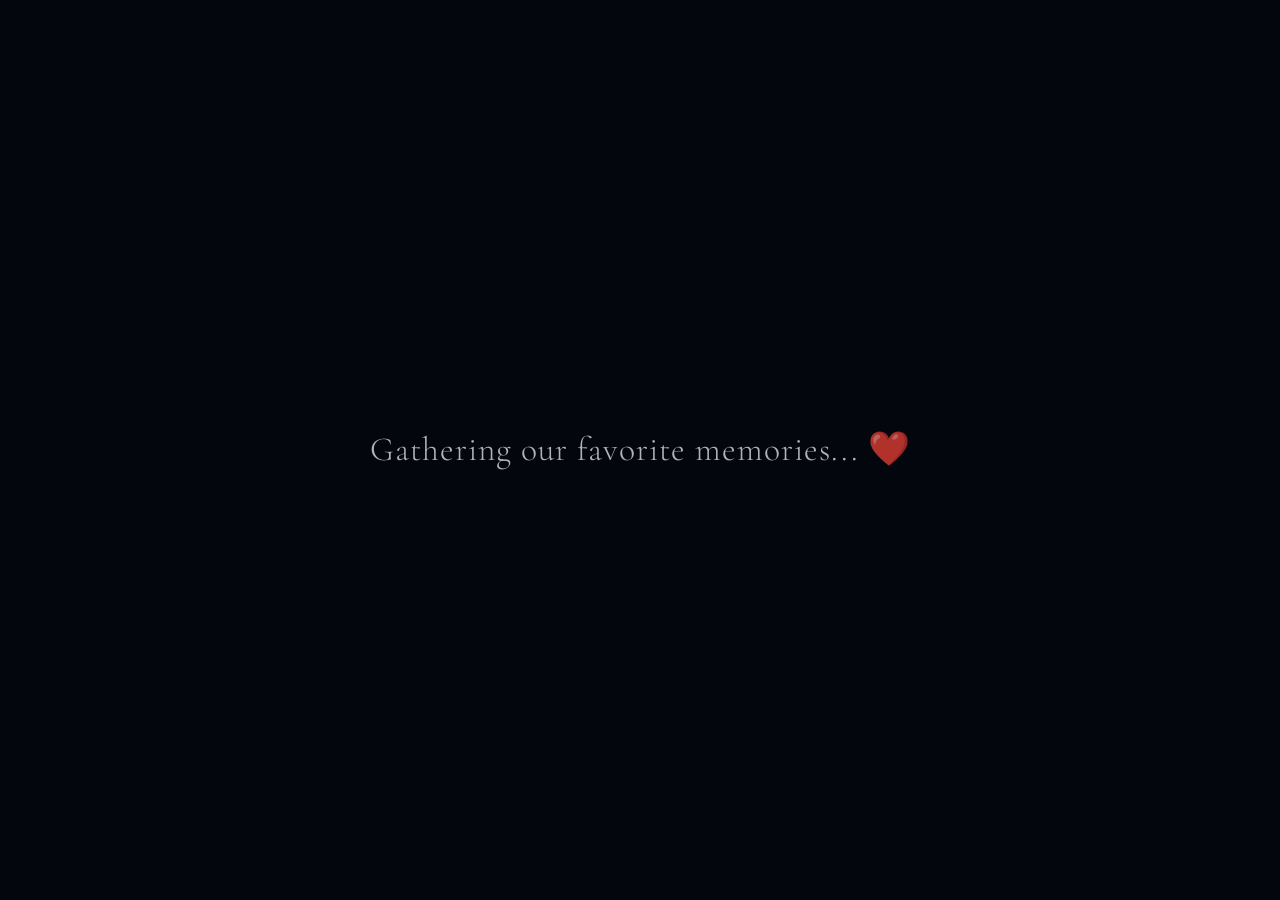
<file: index.html>
<!DOCTYPE html>
<html lang="en">

<head>

    <meta charset="UTF-8">

    <meta name="viewport" content="width=device-width, initial-scale=1.0">

    <title>Aurora For My Pori ❤️</title>

    <meta name="description" content="An interactive story for Umme Arefin Akhand Momo. In every universe, I'd still find you.">

    <!-- Keeps this private gift out of Google. Delete this one line if you
         ever want the page to be findable by search. -->
    <meta name="robots" content="noindex, nofollow">

    <meta name="theme-color" content="#020611">

    <!-- Link preview when you share the URL in a chat app.
         AFTER DEPLOYING: replace both YOUR-URL-HERE lines below with the real
         address, e.g. https://yourname.github.io/aurora-for-my-pori/
         Everything else works as-is. -->
    <meta property="og:type" content="website">
    <meta property="og:title" content="Aurora For My Pori ❤️">
    <meta property="og:description" content="An interactive story for Umme Arefin Akhand Momo. In every universe, I'd still find you.">
    <meta property="og:url" content="YOUR-URL-HERE">
    <meta property="og:image" content="YOUR-URL-HERE/assets/icons/favicon.png">
    <meta name="twitter:card" content="summary">
    <meta name="twitter:title" content="Aurora For My Pori ❤️">
    <meta name="twitter:description" content="An interactive story for Umme Arefin Akhand Momo. In every universe, I'd still find you.">
    <meta name="twitter:image" content="YOUR-URL-HERE/assets/icons/favicon.png">

    <link rel="preconnect" href="https://fonts.googleapis.com">

    <link rel="preconnect" href="https://fonts.gstatic.com" crossorigin>

    <!-- One stylesheet for every theme. A font file is only downloaded if the
         active theme actually uses it, so the unused ones cost nothing. -->
    <link href="https://fonts.googleapis.com/css2?family=Cormorant+Garamond:ital,wght@0,300;0,500;0,700;1,300;1,500&family=Inter:wght@300;400;600;700&family=Playfair+Display:ital,wght@0,400;0,700;1,400&family=Libre+Baskerville:ital,wght@0,400;0,700;1,400&family=Marcellus&display=swap" rel="stylesheet">

    

    <link rel="stylesheet" href="css/style.css?v=mtubtr9k">

    <!-- One theme file per occasion. All four load, but every rule inside is
         scoped to its own [data-occasion], so only the active one applies. -->
    <link rel="stylesheet" href="themes/girlfriend-day.css?v=mtubtr9k">
    <link rel="stylesheet" href="themes/anniversary.css?v=mtubtr9k">
    <link rel="stylesheet" href="themes/valentines.css?v=mtubtr9k">
    <link rel="stylesheet" href="themes/birthday.css?v=mtubtr9k">
    <link rel="icon" type="image/png" href="assets/icons/favicon.png">

</head>

<body>
    <div id="progressBar"></div>

    <!-- ================= LOADER ================= -->

    <div id="loader">

        <h1 id="loaderText">Gathering our favorite memories... ❤️</h1>

    </div>

<!-- GLOBAL SKY -->

<div id="globalSky">

    <div class="aurora-container">

        <div class="aurora ribbon1"></div>

        <div class="aurora ribbon2"></div>

        <div class="aurora ribbon3"></div>

    </div>

    <div id="globalStars"></div>

    <div id="globalParticles"></div>

</div>

    <!-- ================= MAIN WEBSITE ================= -->

    <main id="website">

        <!-- HERO -->

        <section id="hero">

<div id="lightOverlay"></div>

    <div class="hero-overlay"></div>

    <!-- All four lines below are filled in from the current edition file. -->
    <div class="overlay">

        <h3 id="heroLine"></h3>

        <h1 id="heroTitle"></h1>

        <p id="heroSubtitle"></p>

        <button id="beginBtn" class="heroItem"></button>

    </div>

</section>

<section id="chapter1">

<div id="memoryContainer"></div>

</section>



<section id="constellation">

    <h2>Our Constellation</h2>

    <p class="constellationSubtitle">
        Every unforgettable moment became a little star.
        Touch each one...
    </p>

    <div id="sky">

    </div>

    <div id="memoryPopup">

        <h3 id="popupTitle"></h3>

        <p id="popupText"></p>

    </div>

</section>

<section id="letter">

<div class="letter-container">

<div id="envelope">

    <div class="envelope-back"></div>

    <div class="envelope-flap"></div>

    <div id="seal">❤️</div>

</div>

<div id="paper">

<h2>To My Pori,</h2>

<p id="letterText">

</p>

</div>

</div>

</section>

<section id="finale">

    <div id="finalStars">

    <canvas id="starCanvas"></canvas>

</div>

    <div id="endingContent">

        <h1 id="endingName">

        </h1>

        <p id="endingMessage">

        </p>

    </div>

</section>
    </main>


<!-- The music file comes from the current edition. -->
<audio id="bgMusic" loop preload="metadata"></audio>
<!-- Reads the edition files. You never need to change this. -->
<script src="js/edition-format.js?v=mtubtr9k"></script>

<!-- =====================================================================
     EDITIONS

     One line per edition, oldest first. To add a new one, copy the line
     below, change the name, and make sure the file exists in editions/.
     Nothing else in this file ever needs to change.
     ===================================================================== -->

<!-- EDITIONS:START -->

<script src="editions/2026-girlfriend-day.js?v=mtubtr9k"></script>

<!-- EDITIONS:END -->

<!-- ================== END OF EDITIONS ================== -->

<!-- Picks whichever edition is current and applies its theme. -->
<script src="js/edition-select.js?v=mtubtr9k"></script>

<script src="js/star-catalog.js?v=mtubtr9k"></script>
<script src="js/sky.js?v=mtubtr9k"></script>
<script src="js/constellation.js?v=mtubtr9k"></script>
<script src="js/letter.js?v=mtubtr9k"></script>
<script src="js/stars.js?v=mtubtr9k"></script>
<script src="js/finale.js?v=mtubtr9k"></script>
<script src="js/main.js?v=mtubtr9k"></script>
<script src="js/archive.js?v=mtubtr9k"></script>
<script src="js/tom.js?v=mtubtr9k"></script>

</body>

</html>
</file>
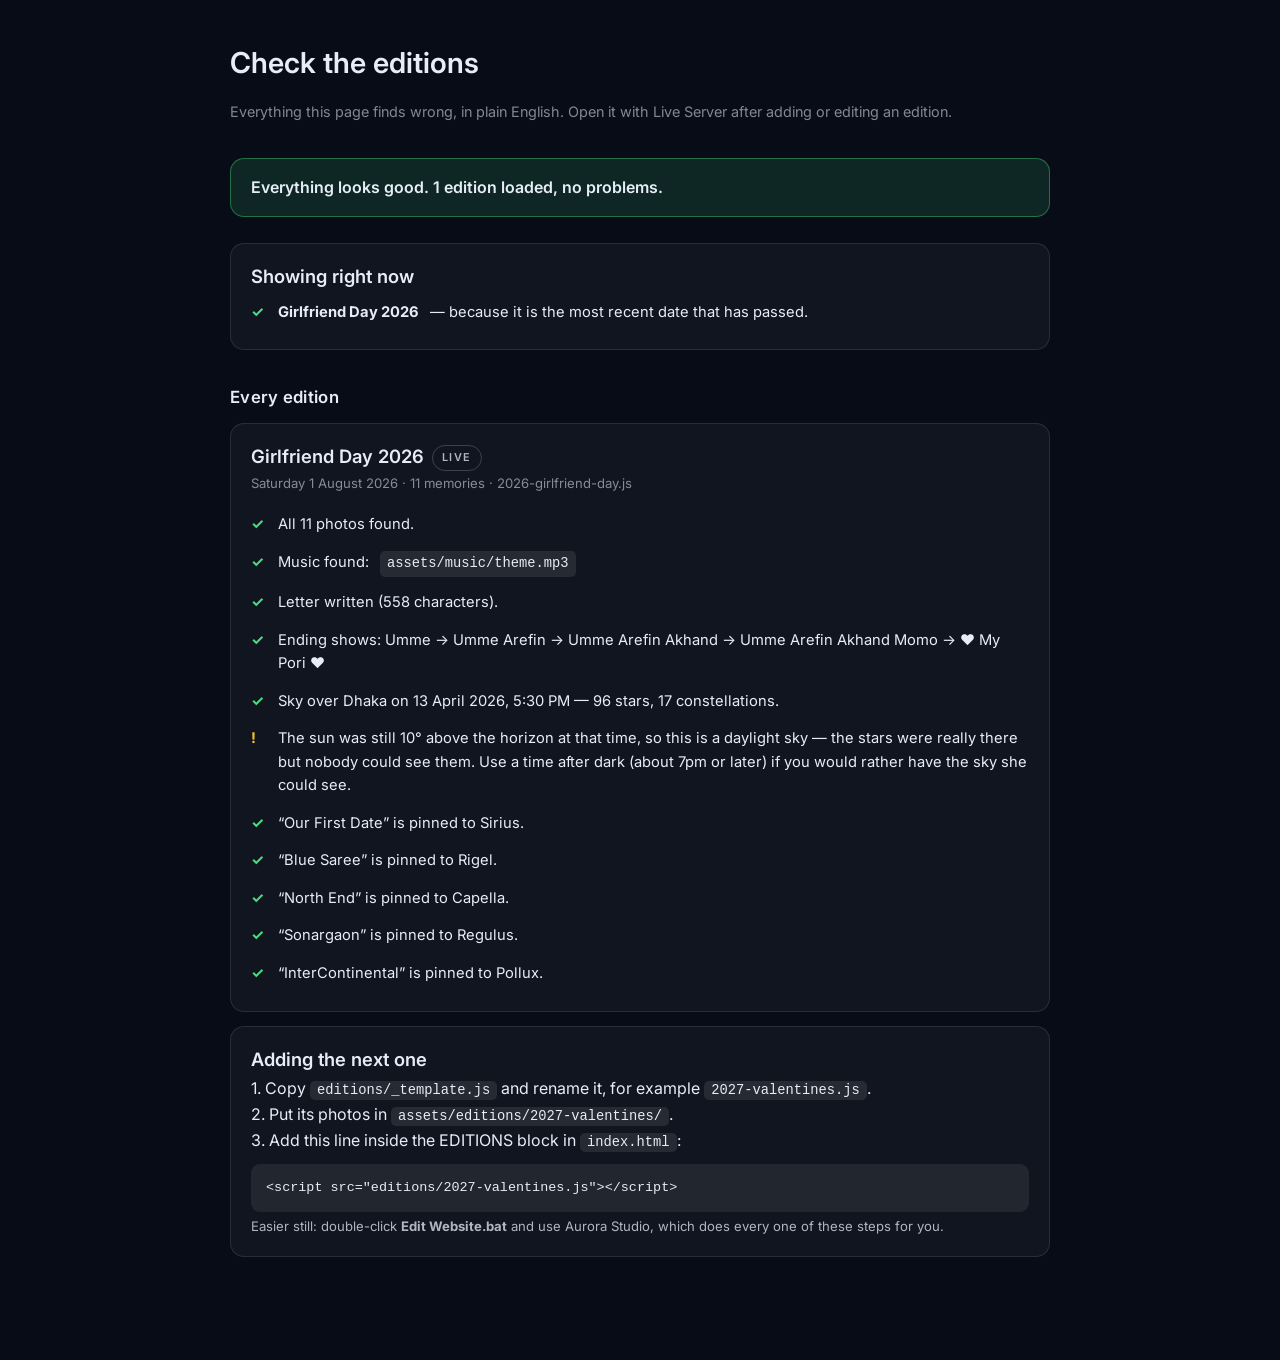
<file: check.html>
<!DOCTYPE html>
<html lang="en">
<head>
<meta charset="UTF-8">
<meta name="viewport" content="width=device-width, initial-scale=1.0">
<title>Check the editions</title>
<meta name="robots" content="noindex, nofollow">
<link rel="icon" type="image/png" href="assets/icons/favicon.png">
<link href="https://fonts.googleapis.com/css2?family=Inter:wght@300;400;600;700&display=swap" rel="stylesheet">
<style>
:root{color-scheme:dark;}
body{margin:0;background:#080c16;color:#e6edf7;font-family:'Inter',system-ui,sans-serif;
     line-height:1.6;padding:40px 20px 90px;}
.wrap{max-width:820px;margin:0 auto;}
h1{font-size:1.8rem;margin:0 0 6px;font-weight:600;}
.sub{opacity:.55;font-size:.9rem;margin-bottom:34px;}
h2{font-size:1.05rem;margin:34px 0 12px;font-weight:600;letter-spacing:.3px;}
.card{background:rgba(255,255,255,.04);border:1px solid rgba(255,255,255,.1);
      border-radius:14px;padding:18px 20px;margin-bottom:14px;}
.row{display:flex;gap:11px;align-items:flex-start;padding:7px 0;font-size:.92rem;}
.ok::before{content:"✓";color:#4ade80;font-weight:700;flex:0 0 16px;}
.bad::before{content:"✕";color:#f87171;font-weight:700;flex:0 0 16px;}
.warn::before{content:"!";color:#fbbf24;font-weight:700;flex:0 0 16px;}
.info::before{content:"·";color:#93c5fd;font-weight:700;flex:0 0 16px;}
.title{font-size:1.15rem;font-weight:600;margin-bottom:2px;}
.meta{opacity:.55;font-size:.82rem;margin-bottom:12px;}
code{background:rgba(255,255,255,.09);padding:2px 7px;border-radius:5px;
     font-size:.86rem;font-family:ui-monospace,Menlo,Consolas,monospace;}
pre{background:rgba(255,255,255,.07);padding:13px 15px;border-radius:9px;
    overflow-x:auto;font-size:.84rem;margin:10px 0 0;}
.banner{border-radius:14px;padding:16px 20px;margin-bottom:26px;font-weight:600;}
.allgood{background:rgba(74,222,128,.13);border:1px solid rgba(74,222,128,.4);}
.problems{background:rgba(248,113,113,.13);border:1px solid rgba(248,113,113,.4);}
.live{display:inline-block;margin-top:4px;font-size:.82rem;opacity:.75;}
a{color:#93c5fd;}
.tag{display:inline-block;font-size:.68rem;letter-spacing:1.4px;text-transform:uppercase;
     padding:3px 9px;border-radius:999px;border:1px solid rgba(255,255,255,.25);
     opacity:.75;margin-left:8px;vertical-align:middle;}
</style>
</head>
<body>
<div class="wrap">

<h1>Check the editions</h1>
<p class="sub">Everything this page finds wrong, in plain English.
Open it with Live Server after adding or editing an edition.</p>

<div id="out">Reading…</div>

</div>

<script src="js/star-catalog.js"></script>
<script src="js/sky.js"></script>
<script src="js/edition-format.js"></script>
<script>
/* This page reads index.html to find out which editions exist, so the list of
   editions only ever lives in one place. */

const out=document.getElementById("out");

function el(tag,cls,html){
  const e=document.createElement(tag);
  if(cls) e.className=cls;
  if(html!==undefined) e.innerHTML=html;
  return e;
}
function row(kind,html){ return el("div","row "+kind,html); }

// Does a file actually exist? A HEAD request is enough and costs nothing.
function exists(url){
  return fetch(url,{method:"HEAD"})
    .then(r=>r.ok)
    .catch(()=>false);
}

function loadScript(src){
  return new Promise(resolve=>{
    const s=document.createElement("script");
    s.src=src;
    s.onload=()=>resolve(true);
    s.onerror=()=>resolve(false);
    document.head.appendChild(s);
  });
}

(async function(){

  let html;
  try{
    html=await (await fetch("index.html")).text();
  }catch(err){
    out.innerHTML="";
    out.appendChild(el("div","banner problems",
      "This page has to be opened through Live Server."));
    out.appendChild(el("p","",
      "In VS Code, right-click <code>check.html</code> and choose "+
      "<b>Open with Live Server</b>. Opening the file directly stops the "+
      "browser from reading your other files."));
    return;
  }

  // The link may carry a ?v= cache stamp; keep the plain path.
  const files=[...html.matchAll(/<script\s+src="(editions\/[^"?]+\.js)(?:\?[^"]*)?"/g)]
    .map(m=>m[1]);

  out.innerHTML="";

  if(!files.length){
    out.appendChild(el("div","banner problems","No editions are listed in index.html."));
    out.appendChild(el("p","","Add a line like <code>&lt;script src=\"editions/2027-valentines.js\"&gt;&lt;/script&gt;</code> inside the EDITIONS block."));
    return;
  }

  const missingFiles=[];
  for(const f of files){
    const ok=await loadScript(f);
    if(!ok) missingFiles.push(f);
  }

  /* ---- headline ---- */
  const banner=el("div","banner");
  out.appendChild(banner);

  const problemBox=el("div","card");
  problemBox.appendChild(el("div","title","Problems"));
  let problemCount=EDITION_PROBLEMS.length+missingFiles.length;

  missingFiles.forEach(f=>{
    problemBox.appendChild(row("bad","index.html lists <code>"+f+
      "</code> but that file is not there. Check the spelling, or remove the line."));
  });
  EDITION_PROBLEMS.forEach(p=>{
    problemBox.appendChild(row("bad","<b>"+p.where+"</b> — "+p.message));
  });

  /* ---- which one is live ---- */
  const today=new Date(); today.setHours(23,59,59,999);
  const arrived=EDITIONS.filter(e=>e.date<=today).sort((a,b)=>b.date-a.date);
  const live=arrived[0];

  const liveCard=el("div","card");
  liveCard.appendChild(el("div","title","Showing right now"));
  if(live){
    liveCard.appendChild(row("ok","<b>"+live.occasionName+" "+live.year+
      "</b> — because it is the most recent date that has passed."));
  }else{
    liveCard.appendChild(row("warn",
      "No edition's date has arrived yet, so the earliest one is showing."));
  }
  const future=EDITIONS.filter(e=>e.date>today).sort((a,b)=>a.date-b.date);
  future.forEach(e=>{
    liveCard.appendChild(row("info","<b>"+e.occasionName+" "+e.year+
      "</b> takes over on "+e.date.toLocaleDateString("en-GB",
      {day:"numeric",month:"long",year:"numeric"})+
      ' — <a href="index.html?preview='+e.id+'">preview it</a>'));
  });
  out.appendChild(liveCard);

  /* ---- each edition ---- */
  out.appendChild(el("h2","","Every edition"));

  for(const e of EDITIONS.slice().sort((a,b)=>a.date-b.date)){
    const card=el("div","card");
    card.appendChild(el("div","title",e.occasionName+" "+e.year+
      (e===live?'<span class="tag">live</span>':"")));
    card.appendChild(el("div","meta",
      e.date.toLocaleDateString("en-GB",{weekday:"long",day:"numeric",month:"long",year:"numeric"})+
      " · "+e.memories.length+" memories · "+e.source));

    // photos
    let missing=0;
    for(const m of e.memories){
      if(!(await exists(m.src))){
        card.appendChild(row("bad","Photo not found: <code>"+m.src+
          "</code> (from the memory “"+m.title+"”)"));
        missing++;
      }else if(!m.w||!m.h){
        card.appendChild(row("warn","<code>"+m.photo+
          "</code> has no width/height, so the page will jump a little as it loads."));
      }
    }
    if(!missing&&e.memories.length){
      card.appendChild(row("ok","All "+e.memories.length+" photos found."));
    }
    if(!e.memories.length){
      card.appendChild(row("warn","This edition has no memories in it yet."));
    }

    // music
    if(e.music){
      card.appendChild(row(await exists(e.music)?"ok":"bad",
        (await exists(e.music)?"Music found: ":"Music not found: ")+"<code>"+e.music+"</code>"));
    }else{
      card.appendChild(row("warn","No music set for this edition."));
    }

    // letter and finale
    card.appendChild(row(e.letter?"ok":"warn",
      e.letter?"Letter written ("+e.letter.length+" characters).":"No letter in this edition."));
    card.appendChild(row(e.finale.sequence&&e.finale.sequence.length?"ok":"warn",
      e.finale.sequence&&e.finale.sequence.length
        ?"Ending shows: "+e.finale.sequence.join(" → ")
        :"No name: line in the finale block."));

    // the sky
    if(e.sky){
      const s=computeSky(e.sky);
      const sun=sunAltitude(e.sky);
      card.appendChild(row("ok","Sky over "+s.meta.place+" on "+s.meta.when+
        " — "+s.meta.starCount+" stars, "+s.meta.constellations+" constellations."));
      if(sun>0){
        card.appendChild(row("warn","The sun was still "+sun.toFixed(0)+
          "° above the horizon at that time, so this is a daylight sky — the stars "+
          "were really there but nobody could see them. Use a time after dark "+
          "(about 7pm or later) if you would rather have the sky she could see."));
      }else if(sun>-12){
        card.appendChild(row("info","Twilight — the sun was just below the horizon."));
      }
      // star anchors
      const up={}; s.stars.forEach(x=>up[x.id]=x);
      e.constellation.forEach(c=>{
        if(up[c.anchor]){
          card.appendChild(row("ok","“"+c.title+"” is pinned to "+up[c.anchor].name+"."));
        }else{
          const known=STARS.some(x=>x[0]===c.anchor);
          card.appendChild(row("bad","“"+c.title+"” is pinned to <code>"+c.anchor+"</code>, which "+
            (known?"was below the horizon that night, so it will not appear."
                 :"is not a star in the catalogue.")+
            " Stars that were up: "+s.stars.slice()
              .sort((a,b)=>a.mag-b.mag).slice(0,12).map(x=>"<code>"+x.id+"</code>").join(", ")+"…"));
          problemCount++;
        }
      });
    }else if(e.constellation.length){
      card.appendChild(row("warn","This edition has star blocks but no <code>sky:</code> line, "+
        "so the constellation falls back to the 2026 anniversary sky."));
    }

    out.appendChild(card);
  }

  /* ---- how to add another ---- */
  const help=el("div","card");
  help.appendChild(el("div","title","Adding the next one"));
  help.appendChild(el("div","",
    "1. Copy <code>editions/_template.js</code> and rename it, for example "+
    "<code>2027-valentines.js</code>.<br>"+
    "2. Put its photos in <code>assets/editions/2027-valentines/</code>.<br>"+
    "3. Add this line inside the EDITIONS block in <code>index.html</code>:"));
  help.appendChild(el("pre","",
    "&lt;script src=\"editions/2027-valentines.js\"&gt;&lt;/script&gt;"));
  help.appendChild(el("div","live",
    "Easier still: double-click <b>Edit Website.bat</b> and use Aurora Studio, "+
    "which does every one of these steps for you."));
  out.appendChild(help);

  /* ---- finish the banner ---- */
  if(problemCount){
    banner.className="banner problems";
    banner.textContent=problemCount+(problemCount===1?" problem found":" problems found")+
      " — see below.";
    out.insertBefore(problemBox,out.children[1]);
  }else{
    banner.className="banner allgood";
    banner.textContent="Everything looks good. "+EDITIONS.length+
      (EDITIONS.length===1?" edition":" editions")+" loaded, no problems.";
  }
})();
</script>
</body>
</html>
</file>
<file: css/style.css>
/* =========================
GLOBAL SKY
========================= */

#globalSky{

position:fixed;

top:0;
left:0;

width:100%;
height:100%;

overflow:hidden;

pointer-events:none;

z-index:0;

background:#020611;

}

/* Descendant form (not CSS nesting) so older mobile browsers keep these.
   The #globalSky prefix is required: it preserves the original specificity
   so the later #globalParticles rule further down cannot override z-index. */

#globalSky .aurora-container{

position:absolute;

inset:0;

z-index:1;

}

#globalSky #globalStars{

position:absolute;

inset:0;

z-index:2;

}

#globalSky #globalParticles{

position:absolute;

inset:0;

z-index:3;

}

*{

margin:0;

padding:0;

box-sizing:border-box;

}

body{

background:#000;

color:white;

font-family:'Inter',sans-serif;

overflow:hidden;

}

#loader{

position:fixed;

top:0;

left:0;

width:100%;

height:100vh;

display:flex;

justify-content:center;

align-items:center;

background:black;

font-size:2rem;

z-index:9999;

}

#website{

display:none;

position:relative;

z-index:2;

}

#hero{

height:100vh;

display:flex;

justify-content:center;

align-items:center;

text-align:center;

background:transparent;

padding:20px;

}

.overlay{

max-width:700px;

}

h3{

font-weight:300;

margin-bottom:20px;

opacity:.7;

}

h1{

font-family:'Cormorant Garamond',serif;

font-size:6.5rem;

font-weight:700;

letter-spacing:3px;

line-height:1;

text-shadow:

0 0 20px rgba(255,255,255,.12),

0 0 50px rgba(90,170,255,.18);

}

p{

font-size:1.3rem;

line-height:2;

margin-bottom:35px;

opacity:.85;

}

button{

position: relative;
overflow: hidden;

padding:18px 42px;

border-radius:999px;

border:none;

font-size:18px;

font-weight:600;

cursor:pointer;

background:rgba(255,255,255,.12);

color:white;

backdrop-filter:blur(12px);

-webkit-backdrop-filter:blur(12px);

border:1px solid rgba(255,255,255,.25);

transition:.6s cubic-bezier(.22,.61,.36,1);

box-shadow:

0 0 30px rgba(255,255,255,.08);

}

button:hover{

transform:translateY(-4px) scale(1.03);

letter-spacing:1px;

background:rgba(255,255,255,.92);

color:#111;

box-shadow:

0 0 45px rgba(255,255,255,.35);

}

/* ================= HERO ================= */

#hero{

position:relative;

width:100%;

height:100vh;

overflow:hidden;

background:transparent;

display:flex;

justify-content:center;

align-items:center;

}

/* Dark overlay */

.hero-overlay{

position:absolute;

inset:0;

background:rgba(0,0,0,.45);

z-index:2;

}

/* Content */

.overlay{

position:relative;

z-index:5;

}

/* =======================
   Aurora Ribbons
======================= */

.aurora-container{

position:absolute;

inset:0;

overflow:hidden;

z-index:1;

}

.aurora{

position:absolute;

width:180%;

height:350px;

left:-40%;

border-radius:50%;

filter:blur(90px);

opacity:.7;

mix-blend-mode:screen;

animation:wave 18s ease-in-out infinite;

}

.ribbon1{

top:8%;

background:
linear-gradient(
90deg,
transparent,
#2ea7ff,
#8bfff2,
transparent);

transform:rotate(-8deg);

}

.ribbon2{

top:30%;

background:
linear-gradient(
90deg,
transparent,
#ff2358,
#ff5d8f,
transparent);

animation-duration:24s;

transform:rotate(6deg);

}

.ribbon3{

top:58%;

background:
linear-gradient(
90deg,
transparent,
#67b9ff,
#c6ecff,
transparent);

animation-duration:30s;

transform:rotate(-5deg);

}

@keyframes wave{

0%{

transform:
translateX(-8%)
translateY(0)
rotate(-6deg);

}

50%{

transform:
translateX(6%)
translateY(25px)
rotate(5deg);

}

100%{

transform:
translateX(-5%)
translateY(-10px)
rotate(-4deg);

}

}

/* ===== Cinematic Intro ===== */

.overlay{

position:relative;

z-index:5;

max-width:700px;

opacity:0;

transform:translateY(40px);

animation:intro 2s ease forwards;

animation-delay:1.5s;

}


/* Button */

button{

box-shadow:

0 0 20px rgba(255,255,255,.25);

animation:pulse 3s infinite;

}

button:hover{
letter-spacing:1px;

transform:scale(1.08);

box-shadow:

0 0 40px rgba(255,255,255,.6);

}

@keyframes pulse{

0%{

box-shadow:0 0 15px rgba(255,255,255,.2);

}

50%{

box-shadow:0 0 35px rgba(255,255,255,.45);

}

100%{

box-shadow:0 0 15px rgba(255,255,255,.2);

}

}

/* Slow breathing */

#hero{

animation:breathe 14s ease-in-out infinite;

}

@keyframes breathe{

0%{

transform:scale(1);

}

50%{

transform:scale(1.015);

}

100%{

transform:scale(1);

}
}

#globalStars span{

animation:twinkle 3s infinite;

}

@keyframes twinkle{

0%{

opacity:.2;

}

50%{

opacity:1;

}

100%{

opacity:.2;

}
}

@keyframes intro{

0%{

opacity:0;

transform:translateY(40px);

}

100%{

opacity:1;

transform:translateY(0);

}

}

/* =======================
   Chapter One
======================= */

#chapter1{

min-height:100vh;

display:flex;

justify-content:center;

align-items:center;

background:

radial-gradient(

circle at top,

rgba(255,180,90,.18),

transparent 35%

),

linear-gradient(

180deg,

rgba(3,4,13,.55),

rgba(8,18,29,.42),

rgba(17,24,39,.55)

);

padding:80px;

text-align:center;

}

.chapter-content{

max-width:850px;

}

.chapter-number{

letter-spacing:6px;

font-size:.9rem;

opacity:.6;

}

h2{

font-family:'Cormorant Garamond',serif;

font-size:5rem;

margin:30px 0;

}

.chapter-text{

font-size:1.35rem;

line-height:2;

opacity:.85;

}

.continue{

margin-top:80px;

font-size:15px;

letter-spacing:3px;

opacity:.45;

animation:floatText 3s ease-in-out infinite;

}

@keyframes floatText{

0%{

transform:translateY(0);

}

50%{

transform:translateY(8px);

}

100%{

transform:translateY(0);

}

}

/* =======================
   Story Card
======================= */

.story-card{

margin:120px auto 0;

max-width:900px;

background:rgba(255,255,255,.05);

backdrop-filter:blur(20px);

border:1px solid rgba(255,255,255,.08);

border-radius:28px;

overflow:hidden;

box-shadow:0 20px 60px rgba(0,0,0,.4);

transition:.5s;

}

.story-card:hover{

transform:translateY(-8px);

}

.story-card img{

width:100%;

display:block;

}

.story-caption{

padding:40px;

}

.story-caption h3{

font-family:'Cormorant Garamond',serif;

font-size:2.5rem;

margin-bottom:20px;

}

.story-caption p{

line-height:1.9;

font-size:1.1rem;

}

.memory{

min-height:100vh;

display:flex;

align-items:center;

position: relative;

justify-content:center;

gap:70px;

padding:100px;

}

.memory img{
will-change:transform;

opacity:0;

animation:

imageReveal

1.2s ease forwards;

animation-delay:.5s;

width:450px;

border-radius:24px;

box-shadow:

0 20px 60px rgba(0,0,0,.5);

transition:

transform .8s cubic-bezier(.22,.61,.36,1),

box-shadow .8s;;

}

.memory img:hover{

transform:scale(1.03);

}

.memoryText{

width:42%;

max-width:520px;

background:rgba(255,255,255,.05);

backdrop-filter:blur(18px);

-webkit-backdrop-filter:blur(18px);

padding:40px;

border-radius:24px;

border:1px solid rgba(255,255,255,.08);

box-shadow:

0 15px 50px rgba(0,0,0,.25);

}

.memoryText h2{

font-family:'Cormorant Garamond',serif;

font-size:4rem;

margin-bottom:25px;

}

.memoryText p{

line-height:2;

font-size:1.2rem;

opacity:.9;

}

.memory{

display:flex;

align-items:center;

justify-content:center;

gap:80px;

padding:120px 8%;

min-height:100vh;

}

.memory.left{

flex-direction:row;

}

.memory.right{

flex-direction:row-reverse;

}

.memory img{

width:42%;

/* Required companion to the width/height attributes in main.js: without it
   the height attribute is used literally and the photo renders full size. */
height:auto;

max-width:520px;

border-radius:24px;

box-shadow:0 25px 70px rgba(0,0,0,.5);

transition:.6s;

}

.memory img:hover{

transform:scale(1.03);

}

.memoryText{

width:42%;

max-width:520px;

}

.memoryText h2{

font-family:'Cormorant Garamond',serif;

font-size:4rem;

margin-bottom:25px;

}

.memoryText p{

font-size:1.15rem;

line-height:2;

opacity:.88;

}

@media(max-width:900px){

.memory{

flex-direction:column !important;

padding:70px 30px;

}

.memory img{

width:100%;

}

.memoryText{

width:100%;

text-align:center;

}

.memoryText h2{

font-size:3rem;

}

}

.memory{

opacity:0;

transform:translateY(120px);

transition:

1s ease;

}

.memory.show{

opacity:1;

transform:translateY(0);

}

/* ===========================
   CONSTELLATION
=========================== */

#constellation{

min-height:100vh;

background:transparent;

padding:120px 20px;

text-align:center;

position:relative;

overflow:hidden;

}

#constellation h2{

font-family:'Cormorant Garamond',serif;

font-size:4.5rem;

margin-bottom:15px;

}

.constellationSubtitle{

opacity:.7;

margin-bottom:60px;

}

/* The sky must be SQUARE. The star map is an azimuthal projection whose
   horizon is a circle, and the memory stars are positioned with left/top
   percentages - x% of the width and y% of the height. In a 1000x600 box
   those are different pixel scales, which both squashes the sky into an
   ellipse and puts the stars in the wrong places. */

#sky{

position:relative;

width:100%;

max-width:620px;

aspect-ratio:1 / 1;

margin:auto;

}

.skyMap{

position:absolute;

inset:0;

width:100%;

height:100%;

overflow:visible;

}

.skyHorizon{

/* Dark enough that the real stars read against the aurora behind them. */
fill:rgba(3,7,18,.68);

stroke:rgba(150,200,255,.38);

stroke-width:.25;

}

.skyFigureLine{

stroke:rgba(160,205,255,.5);

stroke-width:.2;

stroke-linecap:round;

}

.skyStar{

fill:#fff;

}

.skyCompass{

fill:rgba(190,215,255,.55);

font-family:'Inter',sans-serif;

font-size:2.6px;

letter-spacing:.4px;

}

.memoryLine{

stroke:#6dd5ff;

stroke-width:.34;

stroke-linecap:round;

filter:drop-shadow(0 0 1px rgba(109,213,255,.9));

animation:memoryLineDraw .9s ease forwards;

}

@keyframes memoryLineDraw{

from{

opacity:0;

}

to{

opacity:1;

}

}

.skyCaption{

text-align:center;

margin-top:18px;

font-size:.78rem;

letter-spacing:1.5px;

text-transform:uppercase;

opacity:.5;

}

/* A memory star is a <button> now, so it needs the button chrome stripped.
   translate(-50%,-50%) centres it on its sky coordinate rather than hanging
   the top-left corner there. */

.star{

position:absolute;

width:18px;

height:18px;

padding:0;

border:none;

-webkit-appearance:none;

appearance:none;

/* Buttons default to overflow:hidden in Chromium, which silently clipped the
   star name away - it had full opacity and real dimensions but was invisible. */
overflow:visible;

border-radius:50%;

background:white;

cursor:pointer;

box-shadow:0 0 15px white;

transform:translate(-50%,-50%);

transition:.4s;

animation:memoryStarPulse 3.4s ease-in-out infinite;

}

@keyframes memoryStarPulse{

0%,100%{

box-shadow:0 0 12px rgba(255,255,255,.85);

}

50%{

box-shadow:0 0 26px rgba(255,255,255,1);

}

}

.star:hover,
.star:focus-visible{

transform:translate(-50%,-50%) scale(1.6);

outline:none;

}

.star.active{

background:#6dd5ff;

animation:none;

box-shadow:

0 0 30px #6dd5ff;

}

/* The real star's name, revealed once the memory is unlocked. */

.starLabel{

position:absolute;

left:50%;

top:150%;

transform:translateX(-50%);

white-space:nowrap;

font-size:.7rem;

letter-spacing:1.4px;

text-transform:uppercase;

color:#cfe8ff;

text-shadow:0 0 10px rgba(0,0,0,.95),0 0 4px rgba(0,0,0,.9);

opacity:0;

pointer-events:none;

transition:opacity .6s ease;

}

.star.active .starLabel,
.star:hover .starLabel{

opacity:1;

}

#memoryPopup{

margin-top:60px;

max-width:700px;

margin-inline:auto;

opacity:0;

transition:.5s;

}

#memoryPopup.show{

opacity:1;

}

#globalParticles{

position:absolute;

inset:0;

overflow:hidden;

z-index:1;

pointer-events:none;

}

.particle{

position:absolute;

width:3px;

height:3px;

border-radius:50%;

background:white;

opacity:.35;

animation:floatParticle linear infinite;

}

@keyframes floatParticle{

0%{

transform:translateY(100vh);

opacity:0;

}

20%{

opacity:.35;

}

100%{

transform:translateY(-100px);

opacity:0;

}

}

#hero::before{

content:"";

position:absolute;

inset:0;

background:

radial-gradient(

circle,

transparent 45%,

rgba(0,0,0,.55)

);

z-index:2;

pointer-events:none;

}

#hero::after{

content:"";

position:absolute;

inset:0;

opacity:.05;

background-image:

radial-gradient(

white 1px,

transparent 1px

);

background-size:5px 5px;

pointer-events:none;

}

.memoryNumber{

display:inline-block;

margin-bottom:20px;

padding:8px 18px;

border-radius:30px;

background:rgba(255,255,255,.08);

font-size:.8rem;

letter-spacing:3px;

text-transform:uppercase;

}

#progressBar{

position:fixed;

top:0;

left:0;

height:3px;

width:0%;

background:linear-gradient(

90deg,

#5db9ff,

#ff3c67

);

z-index:99999;

}

.memory::after{

content:"✦";

position:absolute;

bottom:40px;

left:50%;

transform:translateX(-50%);

font-size:30px;

opacity:.3;

}

/* Tom is an Easter egg: JS places him at random spots via left/top,
   so he no longer walks across on a CSS keyframe. */

#tom{

position:fixed;

pointer-events:none;

left:0;
top:0;

width:90px;

z-index:9999;

cursor:pointer;

opacity:0;

filter:

drop-shadow(0 0 10px rgba(255,255,255,.25));

/* No transition on left/top on purpose: Tom fades out, teleports, then
   fades back in. Sliding would drag him straight across the words on the
   way to his new spot. The .34s here must match FADE in js/tom.js. */
transition:

opacity .34s ease,
transform .3s ease;

}

#tom.visible{

opacity:.95;

pointer-events:auto;

}

#tom.idle{

animation:tomIdle 3.2s ease-in-out infinite;

}

#tom:hover{

/* Stop the bob so this transform is not overridden by the animation. */
animation:none;

transform:scale(1.15);

}

@keyframes tomIdle{

0%,100%{

transform:translateY(0);

}

50%{

transform:translateY(-6px);

}

}

/* After a remark Tom scurries off and buzzes: mostly still, with a quick
   shiver every couple of seconds to ask for another tap. */

#tom.buzzing{

animation:tomBuzz 2.4s ease-in-out infinite;

}

@keyframes tomBuzz{

0%,74%{

transform:translateY(0) rotate(0deg);

filter:drop-shadow(0 0 10px rgba(255,255,255,.25));

}

78%{

transform:translateY(-3px) rotate(-7deg);

filter:drop-shadow(0 0 16px rgba(160,210,255,.6));

}

82%{

transform:translateY(-3px) rotate(7deg);

}

86%{

transform:translateY(-2px) rotate(-5deg);

}

90%{

transform:translateY(-1px) rotate(4deg);

filter:drop-shadow(0 0 16px rgba(160,210,255,.6));

}

94%,100%{

transform:translateY(0) rotate(0deg);

filter:drop-shadow(0 0 10px rgba(255,255,255,.25));

}

}

#tomBubble{

position:fixed;

z-index:10000;

max-width:220px;

padding:10px 14px;

border-radius:16px;

background:rgba(10,16,30,.72);

backdrop-filter:blur(10px);

border:1px solid rgba(160,200,255,.28);

box-shadow:0 8px 26px rgba(0,0,0,.45);

color:#eaf2ff;

font-family:'Inter',sans-serif;

font-size:.82rem;

line-height:1.45;

text-align:center;

pointer-events:none;

opacity:0;

transform:translateY(8px) scale(.94);

transition:

opacity .35s ease,
transform .35s cubic-bezier(.22,.9,.3,1);

}

#tomBubble.show{

opacity:1;

transform:translateY(0) scale(1);

}

/* Little tail pointing down at Tom */

#tomBubble::after{

content:"";

position:absolute;

left:50%;

bottom:-7px;

width:12px;

height:12px;

margin-left:-6px;

background:rgba(10,16,30,.72);

border-right:1px solid rgba(160,200,255,.28);

border-bottom:1px solid rgba(160,200,255,.28);

transform:rotate(45deg);

}

@media (prefers-reduced-motion:reduce){

#tom{

transition:opacity .6s ease;

}

#tom.idle,
#tom.buzzing{

animation:none;

}

}

.sceneDivider{

height:260px;

display:flex;

justify-content:center;

align-items:center;

position:relative;

overflow:hidden;

}

.sceneDivider::before{

content:"";

position:absolute;

width:420px;

height:2px;

background:

linear-gradient(

90deg,

transparent,

rgba(120,190,255,.8),

transparent

);

animation:

pulseLine

5s ease-in-out infinite;

}

.sceneDivider span{

position:relative;

font-size:42px;

padding:18px;

border-radius:50%;

background:rgba(255,255,255,.05);

backdrop-filter:blur(10px);

box-shadow:

0 0 25px rgba(90,170,255,.25);

animation:

spinStar 12s linear infinite;

}

@keyframes spinStar{

from{

transform:rotate(0deg);

}

to{

transform:rotate(360deg);

}

}

@keyframes pulseLine{

0%{

opacity:.25;

transform:scaleX(.7);

}

50%{

opacity:1;

transform:scaleX(1);

}

100%{

opacity:.25;

transform:scaleX(.7);

}

}

#letter{

min-height:100vh;

display:flex;

justify-content:center;

align-items:center;

background:transparent;

padding:100px 20px;

}

.letter-container{

text-align:center;

}

#envelope{

width:260px;

height:170px;

position:relative;

margin:auto;

cursor:pointer;

perspective:1200px;

transition:.6s;

}

.envelope-back{

position:absolute;

inset:0;

background:#efe5d2;

border-radius:10px;

box-shadow:

0 20px 60px rgba(0,0,0,.4);

}

.envelope-flap{

position:absolute;

top:0;

left:0;

width:100%;

height:50%;

background:#e5d8c0;

clip-path:polygon(0 0,100% 0,50% 100%);

transform-origin:top;

transition:1s;

z-index:3;

}

#envelope.open .envelope-flap{

transform:rotateX(180deg);

}

#seal{

z-index:5;

}

#envelope:hover{

transform:translateY(-8px);

}

#seal{

position:absolute;

top:50%;

left:50%;

transform:translate(-50%,-50%);

font-size:34px;

}

#paper{

display:none;

margin-top:50px;

background:#fdf8ef;

color:#222;

padding:50px;

border-radius:12px;

max-width:700px;

text-align:left;

box-shadow:

0 20px 60px rgba(0,0,0,.4);

}

#paper h2{

font-family:'Cormorant Garamond',serif;

font-size:3rem;

margin-bottom:30px;

}

/* =====================
   FINALE
===================== */

#finale{

min-height:100vh;

position:relative;

overflow:hidden;

display:flex;

justify-content:center;

align-items:center;

background:transparent;

text-align:center;

}

#endingContent{

position:relative;

z-index:5;

}

#endingName{

font-size:6rem;

opacity:0;

transition:2s;

text-shadow:

0 0 40px rgba(100,180,255,.4);

}

#endingMessage{

margin-top:40px;

font-size:1.4rem;

opacity:0;

transition:2s;

line-height:2;

max-width:800px;

margin-inline:auto;

}

html{

scroll-behavior:smooth;

}

body{

scrollbar-width:thin;

scrollbar-color:

#6dd5ff

transparent;

}

::-webkit-scrollbar{

width:8px;

}

::-webkit-scrollbar-track{

background:#020611;

}

::-webkit-scrollbar-thumb{

background:

linear-gradient(

180deg,

#6dd5ff,

#ff4f7b

);

border-radius:100px;

}

#heroLine,
#heroTitle,
#heroSubtitle,
.heroItem{

opacity:0;

transform:translateY(50px);

}

.showHero{

animation:

heroReveal

1.2s ease forwards;

}

@keyframes heroReveal{

from{

opacity:0;

transform:translateY(50px);

}

to{

opacity:1;

transform:translateY(0);

}

}

@keyframes imageReveal{

from{

opacity:0;

transform:scale(.92);

}

to{

opacity:1;

transform:scale(1);

}

}

/* The old .line / growLine rules lived here. Constellation lines are SVG
   <line> elements now (see .memoryLine), so those rules were dead. */


@keyframes paperRise{

from{

opacity:0;

transform:

translateY(120px)

scale(.95);

}

to{

opacity:1;

transform:

translateY(0)

scale(1);

}

}

/* Falling stars inside the finale. Renamed from .letterStar: the effect used
   to be spawned by letter.js into document.body and landed at the bottom of
   the page. It now spawns inside #finalStars. */

.finaleStar{

position:absolute;

top:0;

width:2px;

height:2px;

background:white;

border-radius:50%;

opacity:.6;

pointer-events:none;

animation:finaleFall linear forwards;

}

@keyframes finaleFall{

from{

transform:

translateY(-50px);

opacity:0;

}

20%{

opacity:.6;

}

to{

/* JS sets --fallDistance to the finale's real height, which is taller
   than the viewport once the ending message renders. */
transform:

translateY(var(--fallDistance,110vh));

opacity:0;

}

}

#continueFinale{

margin-top:40px;

display:block;

margin-inline:auto;

}

#starCanvas{

position:absolute;

inset:0;

width:100%;

height:100%;

display:block;

}

#finalStars{

position:absolute;

inset:0;

overflow:hidden;

}

#endingContent{

backdrop-filter:blur(10px);

padding:60px;

border-radius:30px;

background:rgba(0,0,0,.15);

}

body.finished{

transition:2s;

background:black;

}

@media (max-width:768px){

h1{
font-size:3.2rem;
}

.overlay{
padding:25px;
}

.memory{

flex-direction:column !important;

text-align:center;

gap:30px;

}

.memory img{

width:90%;

max-width:360px;

}

.memoryText{

width:92%;

}

button{

width:90%;

max-width:320px;

}

#paper{

width:92%;

padding:25px;

}

#endingContent{

padding:30px;

}


/* ---- mobile sizing pass ----
   These use clamp(min, preferred, max) so the value scales with the screen
   instead of jumping at a breakpoint. The desktop maximum is unchanged. */

/* #endingName is an ID, so the h1 rule above could never override it -
   it stayed at 6rem (96px) on a 375px phone and wrapped to three lines. */
#endingName{

font-size:clamp(2.6rem,12vw,6rem);

line-height:1.1;

word-break:break-word;

}

h1{

font-size:clamp(2.6rem,11vw,3.2rem);

}

.memoryText h2{

font-size:clamp(2rem,8vw,3rem);

}

#chapter1{

padding:60px 20px;

}

#constellation{

padding:90px 16px;

}

/* Keep the constellation stars looking the same but give them a finger-sized
   hit area - 18x18 is well under the 44px touch guideline. */
.star::before{

content:"";

position:absolute;

inset:-13px;

border-radius:50%;

}


/* A smaller Tom on phones. At 90px he could not fit beside a memory card on
   a 390px screen, so he was hiding almost the whole way down. */
#tom{

width:62px;

}

#tomBubble{

max-width:200px;

font-size:.78rem;

}
}

/* =======================
   THE SHELF (archive) and the preview banner
======================= */

#previewTag{

position:fixed;

left:50%;

bottom:18px;

transform:translateX(-50%);

z-index:10001;

padding:9px 18px;

border-radius:999px;

background:rgba(10,16,30,.82);

backdrop-filter:blur(10px);

border:1px solid rgba(160,200,255,.3);

font-size:.72rem;

letter-spacing:1.4px;

text-transform:uppercase;

color:#dbeafe;

pointer-events:none;

}

.archiveLink{

display:block;

position:relative;

z-index:6;

margin:70px auto 30px;

width:fit-content;

font-size:.76rem;

letter-spacing:2.4px;

text-transform:uppercase;

opacity:.5;

color:inherit;

text-decoration:none;

border-bottom:1px solid currentColor;

padding-bottom:5px;

transition:opacity .4s ease;

}

.archiveLink:hover{

opacity:1;

}

body.archiveMode{

overflow-y:auto;

}

#archive{

max-width:1100px;

margin:0 auto;

padding:90px 22px 120px;

}

.archiveHead{

text-align:center;

margin-bottom:70px;

}

.archiveSub{

font-size:.8rem;

letter-spacing:2.4px;

text-transform:uppercase;

opacity:.5;

margin-top:14px;

}

.archiveEmpty{

text-align:center;

opacity:.6;

}

.archiveYear{

margin-bottom:64px;

}

.archiveYear h2{

font-size:1.5rem;

letter-spacing:5px;

opacity:.45;

margin:0 0 24px;

font-family:'Inter',sans-serif;

font-weight:300;

}

.archiveGrid{

display:grid;

grid-template-columns:repeat(auto-fill,minmax(230px,1fr));

gap:22px;

}

.archiveCard{

display:block;

border-radius:18px;

overflow:hidden;

text-decoration:none;

color:inherit;

background:rgba(255,255,255,.05);

border:1px solid rgba(255,255,255,.12);

transition:.45s cubic-bezier(.22,.61,.36,1);

}

.archiveCard:hover{

transform:translateY(-6px);

border-color:rgba(255,255,255,.4);

box-shadow:0 22px 50px rgba(0,0,0,.5);

}

.archiveCard img{

width:100%;

height:170px;

object-fit:cover;

display:block;

}

.archiveCardBody{

padding:16px 18px 20px;

display:flex;

flex-direction:column;

gap:7px;

}

.archiveOccasion{

font-family:'Cormorant Garamond',serif;

font-size:1.4rem;

}

.archiveDate,
.archiveCount{

font-size:.7rem;

letter-spacing:1.6px;

text-transform:uppercase;

opacity:.55;

}

.archiveBack{

display:block;

width:fit-content;

margin:40px auto 0;

font-size:.76rem;

letter-spacing:2.4px;

text-transform:uppercase;

opacity:.55;

color:inherit;

text-decoration:none;

border-bottom:1px solid currentColor;

padding-bottom:5px;

}

.archiveBack:hover{

opacity:1;

}

@media (max-width:768px){

#archive{

padding:70px 16px 90px;

}

.archiveGrid{

grid-template-columns:repeat(auto-fill,minmax(150px,1fr));

gap:14px;

}

.archiveCard img{

height:120px;

}

}

/* ===========================================================================
   PREMIUM PASS

   This section is deliberately last in the file. The stylesheet above grew
   over time and has several selectors defined more than once; rather than
   untangle all of that and risk changing something by accident, the refined
   look is layered on top here. Same specificity, later in the file, so these
   win. If you want to adjust the feel of the site, this is the place.
   =========================================================================== */

:root{
  --ease:cubic-bezier(.22,.61,.36,1);
  --ease-out:cubic-bezier(.16,1,.3,1);
  --ink:#f2f6ff;
  --ink-dim:rgba(242,246,255,.62);
  --ink-faint:rgba(242,246,255,.4);
  --glass:rgba(255,255,255,.055);
  --glass-line:rgba(255,255,255,.13);
  --accent:#6dd5ff;
}

body{
  color:var(--ink);
  -webkit-font-smoothing:antialiased;
  -moz-osx-font-smoothing:grayscale;
  text-rendering:optimizeLegibility;
}

/* A very fine film grain over everything. It is what stops the big flat
   gradients from looking like plastic, and it is the single biggest reason
   this reads as cinematic rather than as a web page. */
body::after{
  content:"";
  position:fixed;
  inset:-50%;
  z-index:9998;
  pointer-events:none;
  opacity:.035;
  background-image:url("data:image/svg+xml,%3Csvg xmlns='http://www.w3.org/2000/svg' width='200' height='200'%3E%3Cfilter id='n'%3E%3CfeTurbulence type='fractalNoise' baseFrequency='.85' numOctaves='3'/%3E%3C/filter%3E%3Crect width='200' height='200' filter='url(%23n)'/%3E%3C/svg%3E");
  animation:grainShift 8s steps(6) infinite;
}
@keyframes grainShift{
  0%,100%{transform:translate(0,0);}
  16%{transform:translate(-2%,-3%);}
  33%{transform:translate(3%,-2%);}
  50%{transform:translate(-3%,2%);}
  66%{transform:translate(2%,3%);}
  83%{transform:translate(-2%,1%);}
}
@media (prefers-reduced-motion:reduce){
  body::after{animation:none;}
}

/* ---------- progress bar ---------- */

#progressBar{
  height:2px;
  background:linear-gradient(90deg,var(--accent),#ff2358);
  box-shadow:0 0 14px rgba(109,213,255,.5);
  opacity:.85;
}

/* ---------- loader ---------- */

#loader{
  font-size:1rem;
  letter-spacing:.4px;
  background:#04060d;
}
#loader h1{
  font-family:'Cormorant Garamond',serif;
  font-size:clamp(1.4rem,4vw,2.1rem);
  font-weight:300;
  letter-spacing:1px;
  opacity:.72;
  text-shadow:none;
  animation:loaderBreathe 2.6s ease-in-out infinite;
}
@keyframes loaderBreathe{
  0%,100%{opacity:.45;}
  50%{opacity:.85;}
}

/* ---------- hero ---------- */

.overlay{
  max-width:860px;
  padding:0 24px;
}

#heroLine{
  font-family:'Inter',sans-serif;
  font-size:clamp(.7rem,1.6vw,.82rem);
  font-weight:400;
  letter-spacing:3.4px;
  text-transform:uppercase;
  color:var(--ink-faint);
  margin:0 0 34px;
  line-height:1.9;
}

#heroTitle{
  font-size:clamp(3.4rem,11vw,8rem);
  font-weight:500;
  letter-spacing:1px;
  line-height:.98;
  margin:0;
  text-shadow:
    0 0 30px rgba(255,255,255,.10),
    0 0 90px rgba(90,170,255,.20);
}

#heroSubtitle{
  font-size:clamp(.68rem,1.5vw,.78rem);
  font-weight:400;
  letter-spacing:3px;
  text-transform:uppercase;
  color:var(--ink-dim);
  line-height:2.3;
  margin:30px 0 0;
  opacity:1;
}

/* A hairline between the name and the button, like a title card. */
#heroSubtitle::after{
  content:"";
  display:block;
  width:52px;
  height:1px;
  margin:34px auto 0;
  background:linear-gradient(90deg,transparent,rgba(255,255,255,.4),transparent);
}

#beginBtn{
  margin-top:40px;
}

/* ---------- buttons ---------- */

button{
  font-family:'Inter',sans-serif;
  font-size:.82rem;
  font-weight:500;
  letter-spacing:2.2px;
  text-transform:uppercase;
  padding:17px 40px;
  background:rgba(255,255,255,.055);
  border:1px solid rgba(255,255,255,.22);
  backdrop-filter:blur(16px) saturate(140%);
  -webkit-backdrop-filter:blur(16px) saturate(140%);
  box-shadow:
    inset 0 1px 0 rgba(255,255,255,.12),
    0 12px 40px rgba(0,0,0,.35);
  /* The old pulsing glow read as a bit cheap; a still button that responds
     when you approach it feels more expensive. */
  animation:none;
  transition:
    transform .5s var(--ease-out),
    background .5s var(--ease),
    border-color .5s var(--ease),
    box-shadow .5s var(--ease),
    letter-spacing .5s var(--ease);
}
button:hover{
  transform:translateY(-2px);
  letter-spacing:3px;
  background:rgba(255,255,255,.1);
  border-color:rgba(255,255,255,.45);
  color:var(--ink);
  box-shadow:
    inset 0 1px 0 rgba(255,255,255,.2),
    0 18px 50px rgba(0,0,0,.45),
    0 0 40px rgba(109,213,255,.18);
}
button:active{
  transform:translateY(0) scale(.985);
}
button:focus-visible{
  outline:none;
  border-color:var(--accent);
  box-shadow:0 0 0 3px rgba(109,213,255,.28);
}

/* ---------- the memories ---------- */

#chapter1{
  padding:120px 32px;
}

#memoryContainer{
  width:100%;
  max-width:1180px;
  margin:0 auto;
}

.memory{
  display:grid;
  grid-template-columns:1fr 1fr;
  gap:clamp(36px,5vw,78px);
  align-items:center;
  max-width:1180px;
  margin:0 auto;
  padding:70px 0;
  text-align:left;
}
.memory.right{
  direction:rtl;
}
.memory.right > *{
  direction:ltr;
}

.memory img{
  width:100%;
  max-width:none;
  height:auto;
  border-radius:20px;
  border:1px solid rgba(255,255,255,.1);
  box-shadow:
    0 40px 90px rgba(0,0,0,.55),
    0 8px 24px rgba(0,0,0,.35);
  transition:transform 1.1s var(--ease-out), box-shadow 1.1s var(--ease);
}
.memory img:hover{
  transform:translateY(-6px) scale(1.012);
  box-shadow:
    0 55px 110px rgba(0,0,0,.6),
    0 10px 30px rgba(0,0,0,.4);
}

/* The text sat in a narrow glass column with the words almost touching its
   edge. It is a comfortable measure on a soft panel now. */
.memoryText{
  width:100%;
  max-width:520px;
  text-align:left;
  background:none;
  backdrop-filter:none;
  -webkit-backdrop-filter:none;
  border:none;
  box-shadow:none;
  padding:0;
}

.memoryNumber{
  display:block;
  /* The earlier rule gives this a pill background and padding. Made block
     above, that pill stretched the full width of the column. */
  background:none;
  padding:0;
  border-radius:0;
  font-size:.68rem;
  font-weight:500;
  letter-spacing:3.4px;
  text-transform:uppercase;
  color:var(--accent);
  opacity:.8;
  margin-bottom:16px;
}
.memoryNumber::before{
  content:"";
  display:inline-block;
  width:26px;
  height:1px;
  background:currentColor;
  vertical-align:middle;
  margin-right:12px;
  opacity:.6;
}

.memoryText h2{
  font-size:clamp(2rem,3.4vw,3.1rem);
  font-weight:500;
  line-height:1.1;
  letter-spacing:.5px;
  margin:0 0 22px;
}

.memoryText p{
  font-size:clamp(.98rem,1.15vw,1.08rem);
  line-height:1.95;
  color:var(--ink-dim);
  margin:0;
  max-width:46ch;
}

/* The reveal: a gentle rise, with the photo a beat behind the words. */
.memory{
  opacity:0;
  transform:translateY(58px);
  transition:opacity 1.15s var(--ease-out), transform 1.15s var(--ease-out);
}
.memory.show{
  opacity:1;
  transform:translateY(0);
}
.memory img{
  opacity:0;
  animation:none;
}
.memory.show img{
  animation:photoIn 1.4s var(--ease-out) .18s forwards;
}
@keyframes photoIn{
  from{opacity:0;transform:translateY(26px) scale(.985);}
  to{opacity:1;transform:translateY(0) scale(1);}
}
.memory.noPhoto{
  grid-template-columns:1fr;
  max-width:680px;
  text-align:center;
}
.memory.noPhoto .memoryText{
  max-width:none;
  text-align:center;
}
.memory.noPhoto .memoryText p{max-width:none;}

/* ---------- scene divider ---------- */

.sceneDivider{
  height:150px;
}
.sceneDivider span{
  font-size:15px;
  opacity:.3;
  letter-spacing:0;
}
.sceneDivider::before{
  width:1px;
  height:110px;
  background:linear-gradient(180deg,transparent,rgba(255,255,255,.22),transparent);
  border-radius:0;
  filter:none;
  opacity:1;
}

/* ---------- constellation ---------- */

#constellation{
  padding:130px 24px;
}
#constellation h2{
  font-size:clamp(2.2rem,5vw,3.6rem);
  font-weight:500;
  letter-spacing:1px;
  margin:0 0 18px;
}
.constellationSubtitle{
  font-size:.76rem;
  letter-spacing:2.6px;
  text-transform:uppercase;
  color:var(--ink-faint);
  max-width:520px;
  margin:0 auto 56px;
  line-height:2;
}
.skyCaption{
  font-size:.68rem;
  letter-spacing:2.6px;
  opacity:.42;
  margin-top:26px;
}
#memoryPopup{
  margin-top:52px;
  padding:0 20px;
}
#popupTitle{
  font-family:'Cormorant Garamond',serif;
  font-size:1.9rem;
  font-weight:500;
  margin-bottom:10px;
}
#popupText{
  font-size:1rem;
  line-height:1.9;
  color:var(--ink-dim);
  margin:0;
}

/* ---------- letter ---------- */

#letter{
  padding:130px 22px;
}
/* The letter is the one light surface in the whole site - cream paper with
   dark ink. Every colour here has to be set explicitly: the site-wide light
   text would be invisible on it, which is exactly what happened. */

#paper{
  --paper:#fdf8ef;
  --paper-ink:#2e2a24;
  --paper-ink-soft:rgba(46,42,36,.8);
  --paper-line:rgba(46,42,36,.16);
  background:var(--paper);
  color:var(--paper-ink);
  border-radius:20px;
  border:1px solid rgba(46,42,36,.1);
  box-shadow:
    inset 0 1px 0 rgba(255,255,255,.6),
    0 50px 110px rgba(0,0,0,.55);
}
#paper h2{
  font-size:clamp(1.8rem,4vw,2.6rem);
  font-weight:500;
  margin-bottom:26px;
  color:var(--paper-ink);
}
#letterText{
  font-size:clamp(1rem,1.2vw,1.1rem);
  line-height:2.1;
  color:var(--paper-ink-soft);
  /* The letter is written with deliberate line breaks - a line at a time,
     with pauses between. HTML collapses those into spaces, which turned it
     into one run-on paragraph. This keeps it as it was written. */
  white-space:pre-wrap;
}

/* The "Continue to the Sky" button sits on that paper, so it needs ink
   colours too - the site-wide white-on-glass button vanished against it. */
#paper button,
#continueFinale{
  color:var(--paper-ink);
  background:rgba(46,42,36,.045);
  border:1px solid var(--paper-line);
  backdrop-filter:none;
  -webkit-backdrop-filter:none;
  box-shadow:none;
}
#paper button:hover,
#continueFinale:hover{
  color:var(--paper);
  background:var(--paper-ink);
  border-color:var(--paper-ink);
  box-shadow:0 14px 34px rgba(46,42,36,.28);
}
#paper button:focus-visible,
#continueFinale:focus-visible{
  outline:none;
  border-color:var(--paper-ink);
  box-shadow:0 0 0 3px rgba(46,42,36,.2);
}

/* ---------- finale ---------- */

#endingContent{
  padding:clamp(34px,5vw,70px);
  border-radius:26px;
  border:1px solid rgba(255,255,255,.08);
  background:rgba(4,8,18,.28);
  box-shadow:0 40px 120px rgba(0,0,0,.45);
  max-width:820px;
  margin:0 auto;
}
#endingName{
  font-weight:500;
  letter-spacing:1px;
  text-shadow:
    0 0 34px rgba(255,255,255,.14),
    0 0 100px rgba(90,170,255,.2);
}
#endingMessage{
  font-size:clamp(.98rem,1.2vw,1.1rem);
  line-height:2.1;
  color:var(--ink-dim);
  margin-top:34px;
}
#replayButton{
  margin-top:46px !important;
}

/* ---------- small screens ---------- */

@media (max-width:900px){
  #chapter1{padding:80px 20px;}
  .memory{
    grid-template-columns:1fr !important;
    gap:30px;
    padding:52px 0;
    text-align:center;
  }
  .memory.right{direction:ltr;}
  .memory img{
    max-width:440px;
    margin:0 auto;
  }
  .memoryText{
    max-width:560px;
    margin:0 auto;
    text-align:center;
  }
  .memoryText p{max-width:none;}
  .memoryNumber::before{display:none;}
  .sceneDivider{height:110px;}
  .sceneDivider::before{height:80px;}
  #constellation{padding:90px 16px;}
  #letter{padding:90px 18px;}
}
</file>
<file: themes/girlfriend-day.css>
/* ===========================================================================
   GIRLFRIEND DAY - 1 August

   The original look: aurora blues and teals, Cormorant Garamond, night sky.
   This is the theme css/style.css already describes, so there is almost
   nothing to override here - the file exists so that all four occasions work
   the same way and this one has somewhere obvious to be adjusted.

   Every rule starts with [data-occasion="girlfriend-day"].
   =========================================================================== */

[data-occasion="girlfriend-day"] #progressBar{

background:linear-gradient(90deg,#6dd5ff,#ff2358);

}

[data-occasion="girlfriend-day"] .memoryNumber{

color:#6dd5ff;

}

[data-occasion="girlfriend-day"] .sceneDivider span{

color:#8bfff2;

}
</file>
<file: themes/anniversary.css>
/* ===========================================================================
   OUR ANNIVERSARY - 13 April

   Midnight turning to dawn. Deep red and gold, because 13 April is the eve
   of Pohela Boishakh. Playfair Display for the big type.

   Every rule starts with [data-occasion="anniversary"], so this file is
   completely inert unless an anniversary edition is showing.
   =========================================================================== */

[data-occasion="anniversary"] #globalSky{

background:#0b0406;

}

/* Aurora ribbons in crimson and gold instead of blue. */

[data-occasion="anniversary"] .ribbon1{

background:linear-gradient(90deg,transparent,#c2410c,#fbbf24,transparent);

}

[data-occasion="anniversary"] .ribbon2{

background:linear-gradient(90deg,transparent,#9f1239,#fb7185,transparent);

}

[data-occasion="anniversary"] .ribbon3{

background:linear-gradient(90deg,transparent,#b45309,#fde68a,transparent);

}

[data-occasion="anniversary"] h1,
[data-occasion="anniversary"] h2,
[data-occasion="anniversary"] #endingName{

font-family:'Playfair Display',serif;

}

[data-occasion="anniversary"] h1{

text-shadow:

0 0 20px rgba(255,215,140,.18),

0 0 60px rgba(220,60,60,.22);

}

[data-occasion="anniversary"] #progressBar{

background:linear-gradient(90deg,#fbbf24,#e11d48);

}

/* A warm dawn glow at the top of the memories instead of the cool one. */

[data-occasion="anniversary"] #chapter1{

background:

radial-gradient(circle at top,rgba(251,191,36,.2),transparent 38%),

linear-gradient(180deg,rgba(12,5,8,.6),rgba(28,10,14,.44),rgba(38,16,12,.58));

}

[data-occasion="anniversary"] .memoryNumber{

color:#fbbf24;

}

[data-occasion="anniversary"] .sceneDivider span{

color:#fbbf24;

}

[data-occasion="anniversary"] button{

border-color:rgba(251,191,36,.4);

}

[data-occasion="anniversary"] button:hover{

background:rgba(251,191,36,.92);

color:#2a0d10;

box-shadow:0 0 45px rgba(251,191,36,.4);

}

/* The sky map reads gold on this theme. */

[data-occasion="anniversary"] .skyHorizon{

fill:rgba(14,5,8,.72);

stroke:rgba(251,191,36,.32);

}

[data-occasion="anniversary"] .skyFigureLine{

stroke:rgba(253,224,171,.42);

}

[data-occasion="anniversary"] .memoryLine{

stroke:#fbbf24;

filter:drop-shadow(0 0 1px rgba(251,191,36,.9));

}

[data-occasion="anniversary"] .star.active{

background:#fbbf24;

box-shadow:0 0 30px #fbbf24;

}

[data-occasion="anniversary"] .starLabel{

color:#fde68a;

}

[data-occasion="anniversary"] #seal{

background:radial-gradient(circle,#e11d48,#7f1d1d);

}

[data-occasion="anniversary"] .finaleStar{

background:#fde68a;

}
</file>
<file: themes/valentines.css>
/* ===========================================================================
   VALENTINE'S DAY - 14 February

   Warm and close rather than loud. Deep crimson, rose light, and Libre
   Baskerville, which is a quieter serif than the others.

   Every rule starts with [data-occasion="valentines"], so this file is
   completely inert unless a Valentine's edition is showing.
   =========================================================================== */

[data-occasion="valentines"] #globalSky{

background:#12040a;

}

[data-occasion="valentines"] .ribbon1{

background:linear-gradient(90deg,transparent,#be123c,#fda4af,transparent);

}

[data-occasion="valentines"] .ribbon2{

background:linear-gradient(90deg,transparent,#831843,#f472b6,transparent);

}

[data-occasion="valentines"] .ribbon3{

background:linear-gradient(90deg,transparent,#7f1d1d,#fecdd3,transparent);

}

[data-occasion="valentines"] h1,
[data-occasion="valentines"] h2,
[data-occasion="valentines"] #endingName{

font-family:'Libre Baskerville',serif;

letter-spacing:1px;

}

/* Baskerville runs large, so ease the headline sizes back a little. */

[data-occasion="valentines"] h1{

font-size:clamp(2.2rem,8vw,4.6rem);

text-shadow:

0 0 24px rgba(255,190,205,.2),

0 0 60px rgba(190,18,60,.25);

}

[data-occasion="valentines"] h2{

font-size:clamp(1.8rem,6vw,3.4rem);

}

[data-occasion="valentines"] h3{

font-family:'Libre Baskerville',serif;

font-style:italic;

}

[data-occasion="valentines"] #progressBar{

background:linear-gradient(90deg,#fda4af,#be123c);

}

[data-occasion="valentines"] #chapter1{

background:

radial-gradient(circle at top,rgba(244,114,182,.18),transparent 40%),

linear-gradient(180deg,rgba(18,4,10,.6),rgba(38,8,20,.46),rgba(26,6,14,.6));

}

[data-occasion="valentines"] .memoryNumber{

color:#fda4af;

}

[data-occasion="valentines"] .sceneDivider span{

color:#fda4af;

}

[data-occasion="valentines"] .memory img{

border-radius:14px;

box-shadow:0 25px 70px rgba(60,0,20,.6);

}

[data-occasion="valentines"] button{

border-color:rgba(253,164,175,.42);

}

[data-occasion="valentines"] button:hover{

background:rgba(253,164,175,.94);

color:#3b0416;

box-shadow:0 0 45px rgba(244,114,182,.42);

}

[data-occasion="valentines"] .skyHorizon{

fill:rgba(20,4,12,.72);

stroke:rgba(253,164,175,.3);

}

[data-occasion="valentines"] .skyFigureLine{

stroke:rgba(254,205,211,.4);

}

[data-occasion="valentines"] .memoryLine{

stroke:#fb7185;

filter:drop-shadow(0 0 1px rgba(251,113,133,.9));

}

[data-occasion="valentines"] .star.active{

background:#fb7185;

box-shadow:0 0 30px #fb7185;

}

[data-occasion="valentines"] .starLabel{

color:#fecdd3;

}

[data-occasion="valentines"] #seal{

background:radial-gradient(circle,#fb7185,#881337);

}

/* Petals rather than falling stars. */

[data-occasion="valentines"] .finaleStar{

width:5px;

height:5px;

background:#fb7185;

border-radius:60% 0 60% 0;

opacity:.7;

}
</file>
<file: themes/birthday.css>
/* ===========================================================================
   HER BIRTHDAY - 22 December

   Winter and candlelight. Gold and tangerine on a near-black blue, because
   December is komla season and tangerines are already one of our motifs.
   Marcellus for the headings - it has a quiet, carved, celebratory feel.

   Every rule starts with [data-occasion="birthday"], so this file is
   completely inert unless a birthday edition is showing.
   =========================================================================== */

[data-occasion="birthday"] #globalSky{

background:#03060f;

}

[data-occasion="birthday"] .ribbon1{

background:linear-gradient(90deg,transparent,#f59e0b,#fef3c7,transparent);

}

[data-occasion="birthday"] .ribbon2{

background:linear-gradient(90deg,transparent,#ea580c,#fdba74,transparent);

}

[data-occasion="birthday"] .ribbon3{

background:linear-gradient(90deg,transparent,#1e3a8a,#bfdbfe,transparent);

}

[data-occasion="birthday"] h1,
[data-occasion="birthday"] h2,
[data-occasion="birthday"] #endingName{

font-family:'Marcellus',serif;

letter-spacing:2px;

}

[data-occasion="birthday"] h1{

text-shadow:

0 0 22px rgba(254,243,199,.24),

0 0 60px rgba(245,158,11,.26);

}

[data-occasion="birthday"] #progressBar{

background:linear-gradient(90deg,#fef3c7,#f59e0b);

}

/* Candlelight from the top rather than a cold glow. */

[data-occasion="birthday"] #chapter1{

background:

radial-gradient(circle at top,rgba(245,158,11,.22),transparent 40%),

linear-gradient(180deg,rgba(3,6,15,.6),rgba(10,16,32,.44),rgba(18,14,10,.58));

}

[data-occasion="birthday"] .memoryNumber{

color:#fbbf24;

}

[data-occasion="birthday"] .sceneDivider span{

color:#fdba74;

}

[data-occasion="birthday"] .memory img{

box-shadow:0 25px 70px rgba(0,0,0,.6),0 0 0 1px rgba(251,191,36,.16);

}

[data-occasion="birthday"] button{

border-color:rgba(251,191,36,.45);

}

[data-occasion="birthday"] button:hover{

background:rgba(254,243,199,.95);

color:#241703;

box-shadow:0 0 45px rgba(245,158,11,.45);

}

[data-occasion="birthday"] .skyHorizon{

fill:rgba(3,7,20,.7);

stroke:rgba(251,191,36,.3);

}

[data-occasion="birthday"] .skyFigureLine{

stroke:rgba(254,243,199,.4);

}

[data-occasion="birthday"] .memoryLine{

stroke:#fbbf24;

filter:drop-shadow(0 0 1px rgba(251,191,36,.9));

}

[data-occasion="birthday"] .star.active{

background:#fbbf24;

box-shadow:0 0 30px #fbbf24;

}

[data-occasion="birthday"] .starLabel{

color:#fde68a;

}

[data-occasion="birthday"] #seal{

background:radial-gradient(circle,#f59e0b,#7c2d12);

}

/* Falling tangerines instead of falling stars: small, round, warm. */

[data-occasion="birthday"] .finaleStar{

width:6px;

height:6px;

background:radial-gradient(circle at 35% 30%,#fed7aa,#ea580c);

opacity:.75;

}
</file>
